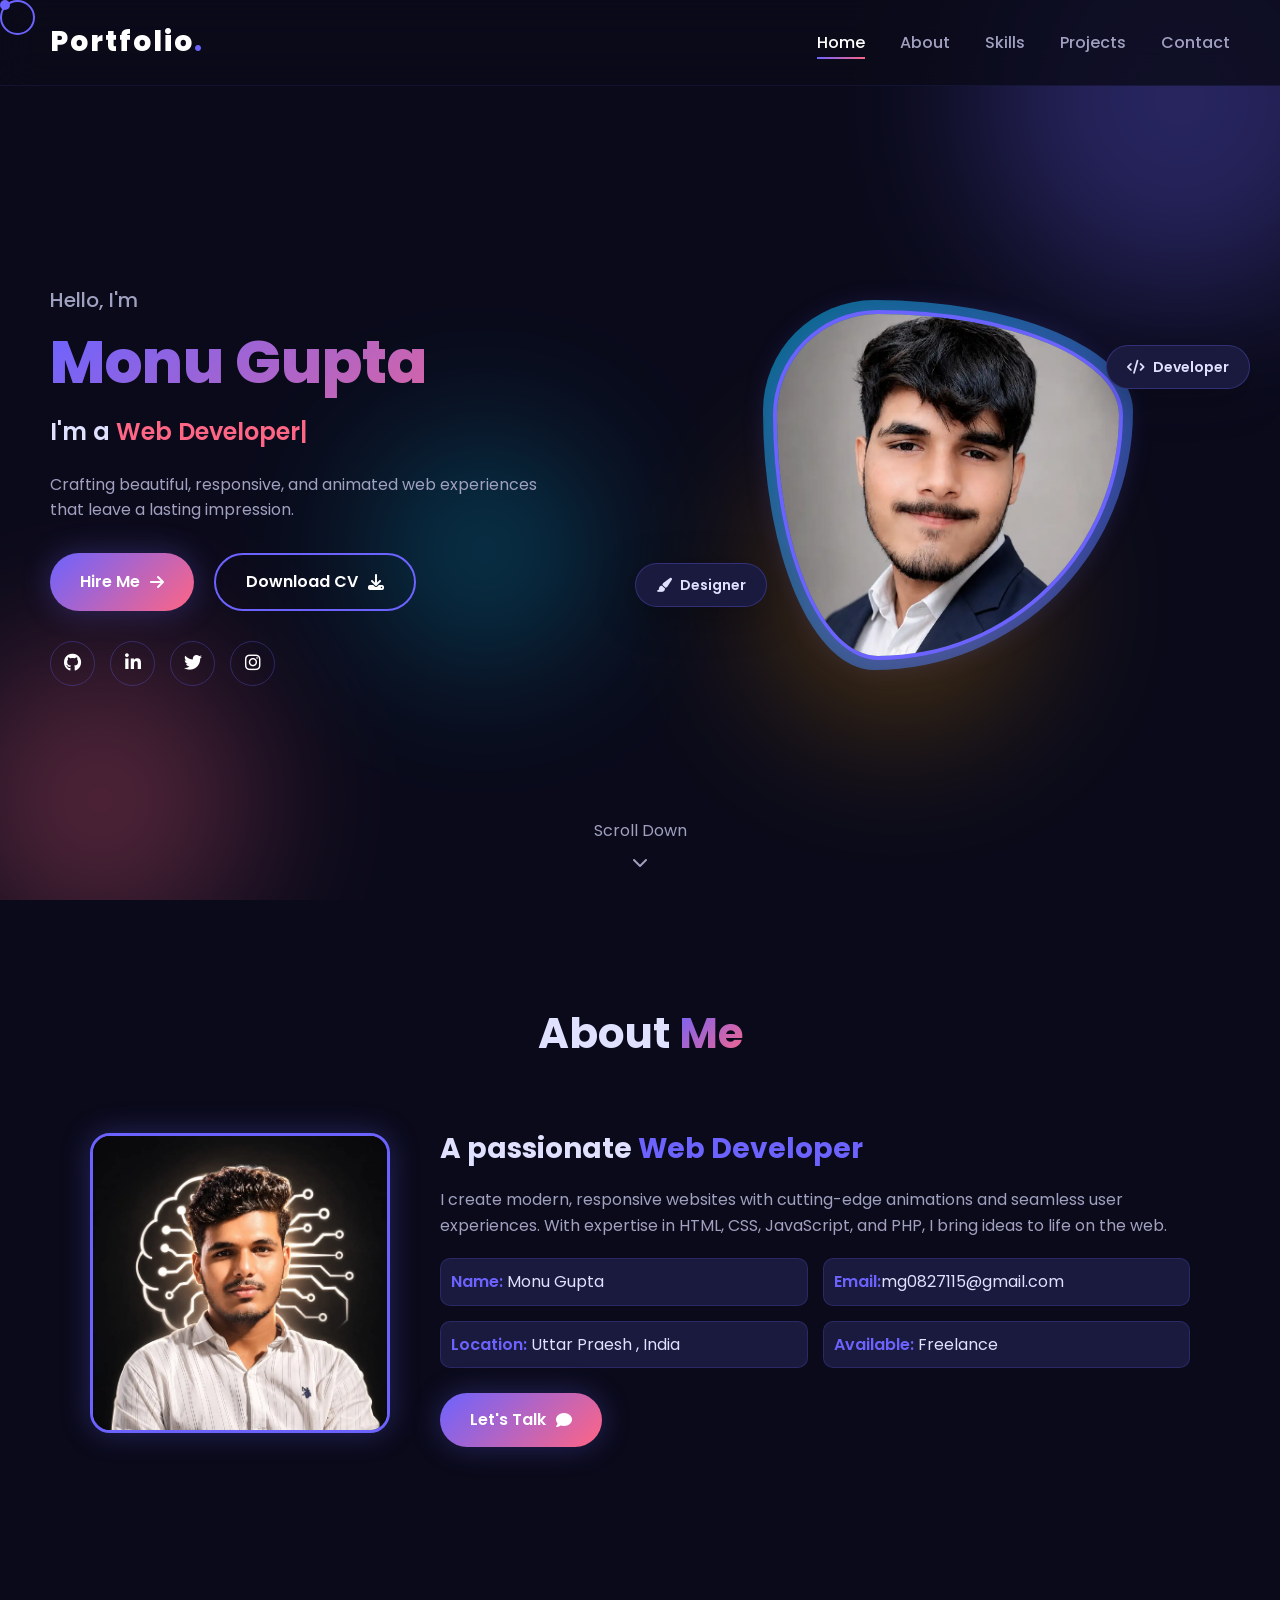
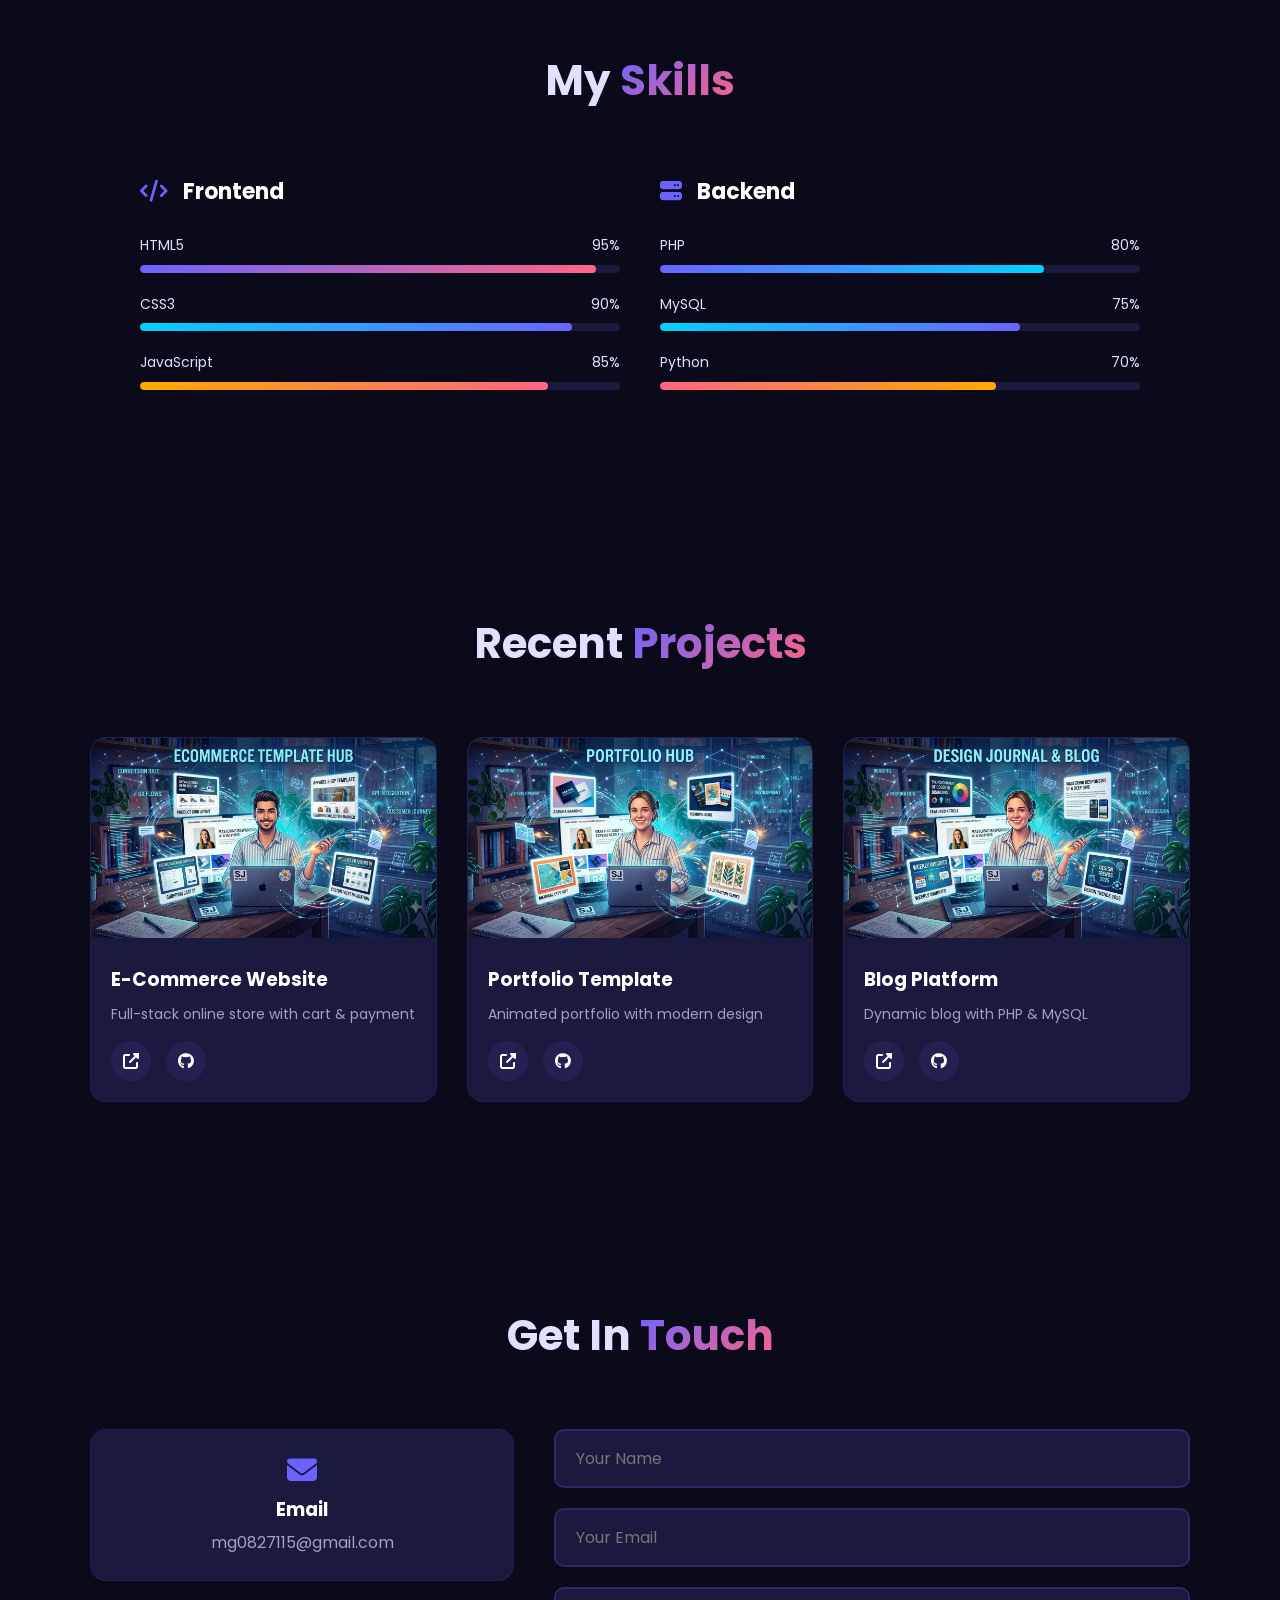
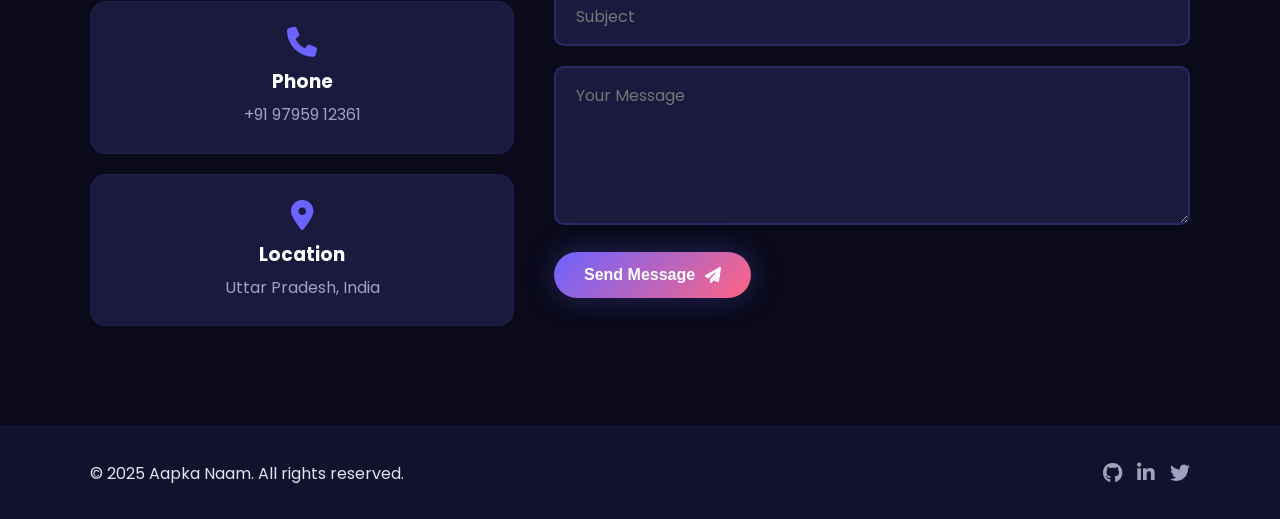
<file: index.html>
<!DOCTYPE html>
<html lang="en">
<head>
    <meta charset="UTF-8">
    <meta name="viewport" content="width=device-width, initial-scale=1.0">
    <title>My Portfolio | Creative Dev</title>
    <link rel="stylesheet" href="style.css">
    <link rel="stylesheet" href="https://cdnjs.cloudflare.com/ajax/libs/font-awesome/6.5.1/css/all.min.css">
</head>
<body>
    <!-- Custom Cursor -->
    <div class="cursor"></div>
    <div class="cursor-follower"></div>

    <!-- Navigation -->
    <nav class="navbar">
        <div class="logo">Portfolio<span>.</span></div>
        <ul class="nav-links">
            <li><a href="#home" class="active">Home</a></li>
            <li><a href="#about">About</a></li>
            <li><a href="#skills">Skills</a></li>
            <li><a href="#projects">Projects</a></li>
            <li><a href="#contact">Contact</a></li>
        </ul>
        <div class="hamburger">
            <span></span><span></span><span></span>
        </div>
    </nav>

    <!-- Home / Hero Section -->
    <section id="home" class="hero">
        <div class="hero-content">
            <div class="hero-text">
                <span class="greeting">Hello, I'm</span>
                <h1 class="name">Monu Gupta</h1>
                <div class="typing-container">
                    <span class="static-text">I'm a </span>
                    <span class="dynamic-text" data-text="Web Developer,Designer,Freelancer,Creative Coder, Hacker"></span>
                </div>
                <p class="description">
                    Crafting beautiful, responsive, and animated web experiences 
                    that leave a lasting impression.
                </p>
                <div class="hero-buttons">
                    <!-- ✅ Fixed: Contact section pe scroll karega -->
                    <a href="#contact" class="btn btn-primary">Hire Me <i class="fas fa-arrow-right"></i></a>
                    <!-- ✅ Fixed: CV download button (actual PDF dalni hogi) -->
                    <a href="resume.pdf" class="btn btn-secondary" download>Download CV <i class="fas fa-download"></i></a>
                </div>
                <div class="social-icons">
                    <!-- ✅ Fixed: Real URLs daal sakte ho -->
                    <a href="https://github.com" target="_blank" rel="noopener"><i class="fab fa-github"></i></a>
                    <a href="https://linkedin.com" target="_blank" rel="noopener"><i class="fab fa-linkedin-in"></i></a>
                    <a href="https://twitter.com" target="_blank" rel="noopener"><i class="fab fa-twitter"></i></a>
                    <a href="https://instagram.com" target="_blank" rel="noopener"><i class="fab fa-instagram"></i></a>
                </div>
            </div>
            <div class="hero-image">
                <div class="image-wrapper">
                    <div class="image-border-animation"></div>
                    <img loading="lazy" decoding="async" src="images/profile.webp" alt="Profile Photo" onerror="this.src='data:image/svg+xml,<svg xmlns=%22http://www.w3.org/2000/svg%22 width=%22300%22 height=%22300%22><rect fill=%22%234a3aff%22 width=%22300%22 height=%22300%22/><text x=%2250%25%22 y=%2250%25%22 font-size=%2220%22 fill=%22white%22 text-anchor=%22middle%22 dy=%22.3em%22>Photo</text></svg>'">
                </div>
                <div class="floating-badge badge-1">
                    <i class="fas fa-code"></i> Developer
                </div>
                <div class="floating-badge badge-2">
                    <i class="fas fa-paint-brush"></i> Designer
                </div>
            </div>
        </div>
        <div class="scroll-indicator">
            <span>Scroll Down</span>
            <i class="fas fa-chevron-down"></i>
        </div>
        <div class="bg-shapes">
            <div class="shape shape-1"></div>
            <div class="shape shape-2"></div>
            <div class="shape shape-3"></div>
            <div class="shape shape-4"></div>
        </div>
    </section>

    <!-- About Section -->
    <section id="about" class="about">
        <h2 class="section-title">About <span>Me</span></h2>
        <div class="about-content">
            <div class="about-image">
                <img loading="lazy" decoding="async" src="images/profile1.webp" alt="About Me" onerror="this.src='data:image/svg+xml,<svg xmlns=%22http://www.w3.org/2000/svg%22 width=%22300%22 height=%22300%22><rect fill=%22%236c63ff%22 width=%22300%22 height=%22300%22/><text x=%2250%25%22 y=%2250%25%22 font-size=%2220%22 fill=%22white%22 text-anchor=%22middle%22 dy=%22.3em%22>Photo</text></svg>'">
            </div>
            <div class="about-text">
                <h3>A passionate <span>Web Developer</span></h3>
                <p>I create modern, responsive websites with cutting-edge animations and seamless user experiences. With expertise in HTML, CSS, JavaScript, and PHP, I bring ideas to life on the web.</p>
                <div class="about-info-grid">
                    <div class="info-item">
                        <span>Name:</span> Monu Gupta 
                    </div>
                    <div class="info-item">
                        <span>Email:</span>mg0827115@gmail.com
                    </div>
                    <div class="info-item">
                        <span>Location:</span> Uttar Praesh 
                        , India
                    </div>
                    <div class="info-item">
                        <span>Available:</span> Freelance
                    </div>
                </div>
                <!-- ✅ Fixed: Contact section pe scroll karega -->
                <a href="#contact" class="btn btn-primary">Let's Talk <i class="fas fa-comment"></i></a>
            </div>
        </div>
    </section>

    <!-- Skills Section -->
    <section id="skills" class="skills">
        <h2 class="section-title">My <span>Skills</span></h2>
        <div class="skills-container">
            <div class="skill-category">
                <h3><i class="fas fa-code"></i> Frontend</h3>
                <div class="skill-item" data-percent="95">
                    <div class="skill-info"><span>HTML5</span><span>95%</span></div>
                    <div class="skill-bar"><div class="skill-progress html"></div></div>
                </div>
                <div class="skill-item" data-percent="90">
                    <div class="skill-info"><span>CSS3</span><span>90%</span></div>
                    <div class="skill-bar"><div class="skill-progress css"></div></div>
                </div>
                <div class="skill-item" data-percent="85">
                    <div class="skill-info"><span>JavaScript</span><span>85%</span></div>
                    <div class="skill-bar"><div class="skill-progress js"></div></div>
                </div>
            </div>
            <div class="skill-category">
                <h3><i class="fas fa-server"></i> Backend</h3>
                <div class="skill-item" data-percent="80">
                    <div class="skill-info"><span>PHP</span><span>80%</span></div>
                    <div class="skill-bar"><div class="skill-progress php"></div></div>
                </div>
                <div class="skill-item" data-percent="75">
                    <div class="skill-info"><span>MySQL</span><span>75%</span></div>
                    <div class="skill-bar"><div class="skill-progress mysql"></div></div>
                </div>
                <div class="skill-item" data-percent="70">
                    <div class="skill-info"><span>Python</span><span>70%</span></div>
                    <div class="skill-bar"><div class="skill-progress python"></div></div>
                </div>
            </div>
        </div>
    </section>

    <!-- Projects Section -->
    <section id="projects" class="projects">
        <h2 class="section-title">Recent <span>Projects</span></h2>
        <div class="projects-grid">
            <div class="project-card">
                <div class="project-image">
                    <img loading="lazy" decoding="async" src="images/e-commerce.webp" alt="Project">
                </div>
                <div class="project-info">
                    <h3>E-Commerce Website</h3>
                    <p>Full-stack online store with cart & payment</p>
                    <div class="project-links">
                        <!-- ✅ Fixed: Real project links daalo -->
                        <a href="https://github.com" target="_blank" rel="noopener" title="Live Demo"><i class="fas fa-external-link-alt"></i></a>
                        <a href="https://github.com" target="_blank" rel="noopener" title="Source Code"><i class="fab fa-github"></i></a>
                    </div>
                </div>
            </div>
            <div class="project-card">
                <div class="project-image">
                    <img loading="lazy" decoding="async" src="images/portfolio.webp" alt="Project">
                </div>
                <div class="project-info">
                    <h3>Portfolio Template</h3>
                    <p>Animated portfolio with modern design</p>
                    <div class="project-links">
                        <a href="portfolio1.html" target="_blank" rel="noopener" title="Live Demo"><i class="fas fa-external-link-alt"></i></a>
                        <a href="https://github.com" target="_blank" rel="noopener" title="Source Code"><i class="fab fa-github"></i></a>
                    </div>
                </div>
            </div>
            <div class="project-card">
                <div class="project-image">
                    <img loading="lazy" decoding="async" src="images/blog.webp" alt="Project">
                </div>
                <div class="project-info">
                    <h3>Blog Platform</h3>
                    <p>Dynamic blog with PHP & MySQL</p>
                    <div class="project-links">
                        <a href="bloghub.html" target="_blank" rel="noopener" title="Live Demo"><i class="fas fa-external-link-alt"></i></a>
                        <a href="https://github.com" target="_blank" rel="noopener" title="Source Code"><i class="fab fa-github"></i></a>
                    </div>
                </div>
            </div>
        </div>
    </section>

    <!-- Contact Section -->
    <section id="contact" class="contact">
        <h2 class="section-title">Get In <span>Touch</span></h2>
        <div class="contact-container">
            <div class="contact-info">
                <div class="contact-card">
                    <i class="fas fa-envelope"></i>
                    <h3>Email</h3>
                    <!-- ✅ Fixed: mailto link -->
                    <p><a href="mailto:mg0827115@gmail.com" style="color:#a0a0c0; text-decoration:none;">mg0827115@gmail.com</a></p>
                </div>
                <div class="contact-card">
                    <i class="fas fa-phone"></i>
                    <h3>Phone</h3>
                    <!-- ✅ Fixed: tel link -->
                    <p><a href="tel:+919795912361" style="color:#a0a0c0; text-decoration:none;">+91 97959 12361</a></p>
                </div>
                <div class="contact-card">
                    <i class="fas fa-map-marker-alt"></i>
                    <h3>Location</h3>
                    <p>Uttar Pradesh, India</p>
                </div>
            </div>
            <!-- ✅ Contact Form properly configured -->
            <form id="contactForm" class="contact-form" >
                <div class="form-group">
                    <input type="text" name="name" id="name" placeholder="Your Name" required>
                </div>
                <div class="form-group">
                    <input type="email" name="email" id="email" placeholder="Your Email" required>
                </div>
                <div class="form-group">
                    <input type="text" name="subject" id="subject" placeholder="Subject">
                </div>
                <div class="form-group">
                    <textarea name="message" id="message" rows="5" placeholder="Your Message" required></textarea>
                </div>
                <button type="submit" class="btn btn-primary submit-btn">
                    <span>Send Message</span>
                    <i class="fas fa-paper-plane"></i>
                </button>
                <div id="formMessage" class="form-message"></div>
            </form>
        </div>
    </section>

    <!-- Footer -->
    <footer class="footer">
        <div class="footer-content">
            <p>&copy; 2025 Aapka Naam. All rights reserved.</p>
            <div class="footer-social">
                <a href="https://github.com" target="_blank" rel="noopener"><i class="fab fa-github"></i></a>
                <a href="https://linkedin.com" target="_blank" rel="noopener"><i class="fab fa-linkedin-in"></i></a>
                <a href="https://twitter.com" target="_blank" rel="noopener"><i class="fab fa-twitter"></i></a>
            </div>
        </div>
    </footer>

    <!-- JavaScript File -->
    <script defer src="script.js"></script>
</body>
</html>
</file>
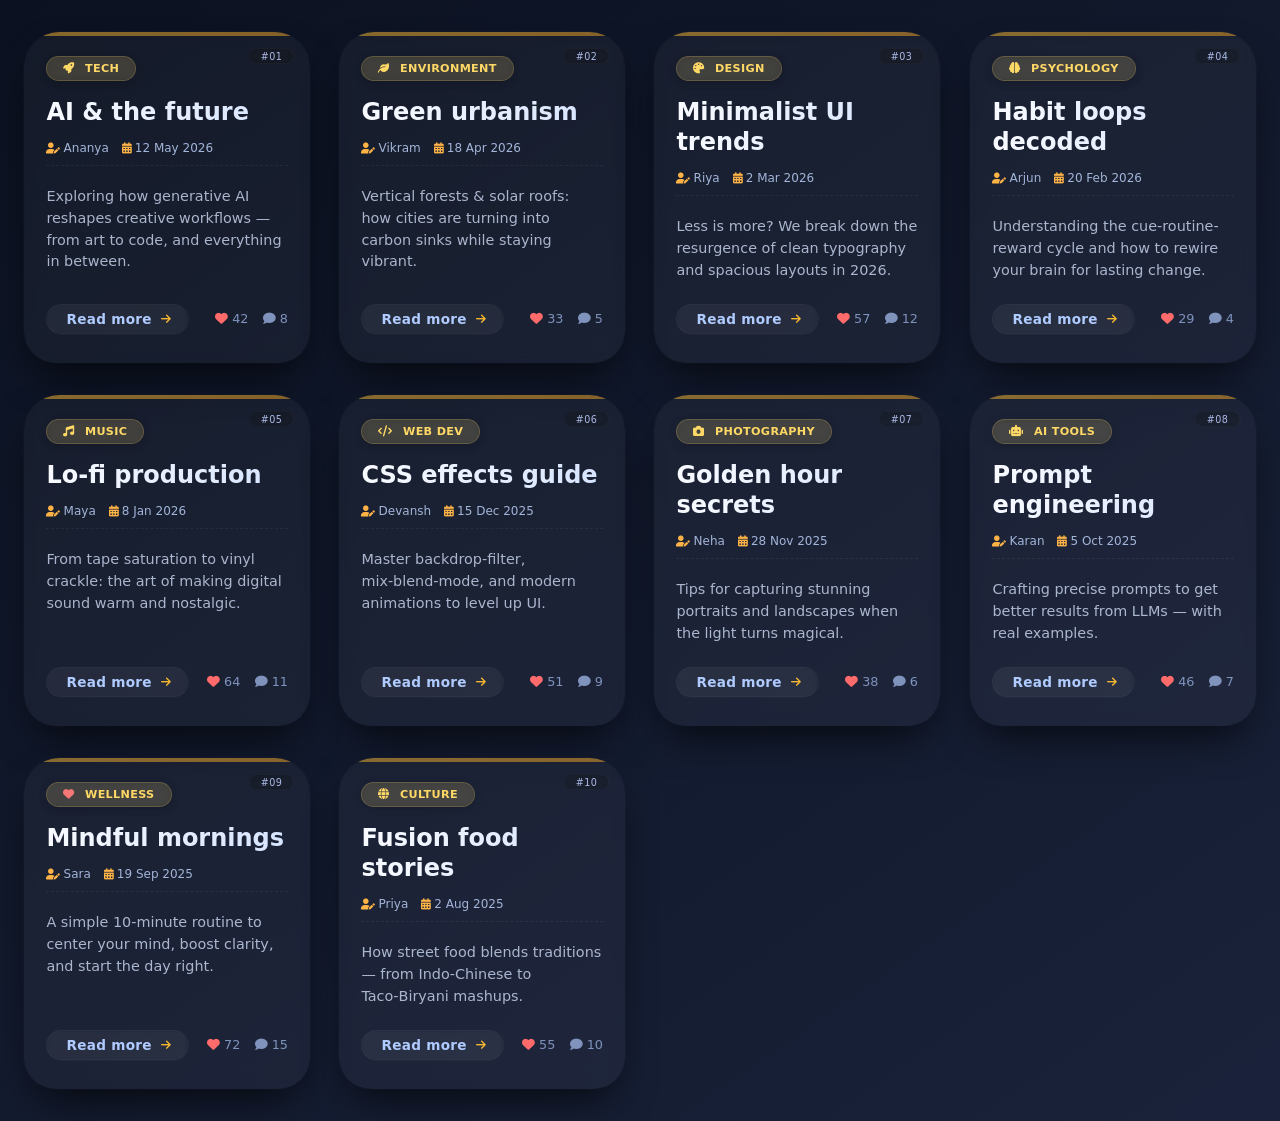
<file: bloghub.html>
<!DOCTYPE html>
<html lang="en">
<head>
    <meta charset="UTF-8">
    <meta name="viewport" content="width=device-width, initial-scale=1.0">
    <title>Animated Blog · 10 sample cards</title>
    <!-- Font Awesome Icons (free) -->
    <link rel="stylesheet" href="https://cdnjs.cloudflare.com/ajax/libs/font-awesome/6.0.0-beta3/css/all.min.css">
    <style>
        * {
            margin: 0;
            padding: 0;
            box-sizing: border-box;
        }

        body {
            background: linear-gradient(145deg, #0b1120 0%, #19223a 100%);
            min-height: 100vh;
            font-family: 'Segoe UI', Roboto, system-ui, -apple-system, sans-serif;
            display: flex;
            justify-content: center;
            align-items: center;
            padding: 2rem 1.5rem;
        }

        .blog-grid {
            max-width: 1300px;
            width: 100%;
            display: grid;
            grid-template-columns: repeat(auto-fit, minmax(260px, 1fr));
            gap: 2rem 1.8rem;
            justify-content: center;
        }

        /* ---------- card base ---------- */
        .blog-card {
            background: rgba(255, 255, 255, 0.04);
            backdrop-filter: blur(6px);
            -webkit-backdrop-filter: blur(6px);
            border-radius: 2.2rem 2.2rem 2rem 2rem;
            padding: 1.5rem 1.4rem 1.8rem;
            box-shadow: 0 20px 40px -12px rgba(0, 0, 0, 0.7), 
                        0 0 0 1px rgba(255, 255, 255, 0.02);
            transition: transform 0.35s cubic-bezier(0.2, 0.9, 0.3, 1.2),
                        box-shadow 0.4s ease,
                        background 0.3s ease;
            color: #f0f3fa;
            display: flex;
            flex-direction: column;
            position: relative;
            overflow: hidden;
            animation: floatUp 0.7s ease backwards;
            will-change: transform, box-shadow;
        }

        /* individual card delay */
        .blog-card:nth-child(1) { animation-delay: 0.02s; }
        .blog-card:nth-child(2) { animation-delay: 0.08s; }
        .blog-card:nth-child(3) { animation-delay: 0.14s; }
        .blog-card:nth-child(4) { animation-delay: 0.20s; }
        .blog-card:nth-child(5) { animation-delay: 0.26s; }
        .blog-card:nth-child(6) { animation-delay: 0.32s; }
        .blog-card:nth-child(7) { animation-delay: 0.38s; }
        .blog-card:nth-child(8) { animation-delay: 0.44s; }
        .blog-card:nth-child(9) { animation-delay: 0.50s; }
        .blog-card:nth-child(10) { animation-delay: 0.56s; }

        @keyframes floatUp {
            0% { opacity: 0; transform: translateY(60px) scale(0.94); }
            100% { opacity: 1; transform: translateY(0) scale(1); }
        }

        /* glow effect on hover */
        .blog-card:hover {
            transform: translateY(-10px) scale(1.02);
            background: rgba(255, 255, 255, 0.09);
            box-shadow: 0 30px 60px -15px #000000cc, 
                        0 0 0 1px rgba(255, 255, 255, 0.15),
                        0 0 20px rgba(110, 170, 255, 0.2);
        }

        /* decorative gradient line (top) */
        .blog-card::before {
            content: '';
            position: absolute;
            top: 0;
            left: 0;
            width: 100%;
            height: 4px;
            background: linear-gradient(90deg, #f7b731, #f5a623, #ff6b6b, #a29bfe);
            background-size: 300% 100%;
            animation: shimmer 5s infinite alternate ease-in-out;
            opacity: 0.5;
            transition: opacity 0.3s;
        }

        .blog-card:hover::before {
            opacity: 1;
        }

        @keyframes shimmer {
            0% { background-position: 0% 0%; }
            100% { background-position: 300% 0%; }
        }

        /* category chip */
        .blog-category {
            display: inline-block;
            background: rgba(255, 215, 100, 0.15);
            backdrop-filter: blur(4px);
            -webkit-backdrop-filter: blur(4px);
            padding: 0.3rem 1rem;
            border-radius: 40px;
            font-size: 0.7rem;
            font-weight: 600;
            letter-spacing: 0.03em;
            text-transform: uppercase;
            color: #ffd966;
            border: 1px solid rgba(255, 215, 100, 0.2);
            margin-bottom: 1rem;
            align-self: flex-start;
            transition: all 0.3s;
            box-shadow: 0 2px 8px rgba(0,0,0,0.2);
        }

        .blog-card:hover .blog-category {
            background: rgba(255, 215, 100, 0.25);
            border-color: #f7b731;
            color: #ffe08a;
            transform: scale(1.02);
        }

        /* title */
        .blog-title {
            font-size: 1.5rem;
            font-weight: 700;
            line-height: 1.25;
            margin-bottom: 0.5rem;
            background: linear-gradient(to right, #f8faff, #d6e4ff);
            -webkit-background-clip: text;
            background-clip: text;
            color: transparent;
            transition: transform 0.2s;
        }

        .blog-card:hover .blog-title {
            transform: translateX(6px);
        }

        /* meta info (author / date) */
        .blog-meta {
            display: flex;
            align-items: center;
            gap: 0.8rem;
            font-size: 0.75rem;
            color: #a3b5d9;
            margin: 0.4rem 0 0.8rem 0;
            border-bottom: 1px dashed rgba(255, 255, 255, 0.06);
            padding-bottom: 0.6rem;
        }

        .blog-meta i {
            color: #ffb347;
            font-size: 0.7rem;
            margin-right: 0.2rem;
        }

        .blog-meta span {
            display: flex;
            align-items: center;
        }

        /* excerpt */
        .blog-excerpt {
            font-size: 0.9rem;
            line-height: 1.5;
            color: #cfdbf5;
            margin: 0.5rem 0 1.2rem 0;
            opacity: 0.8;
            transition: opacity 0.3s;
            flex: 1;
        }

        .blog-card:hover .blog-excerpt {
            opacity: 1;
        }

        /* read more button + icon */
        .blog-footer {
            display: flex;
            justify-content: space-between;
            align-items: center;
            margin-top: 0.2rem;
        }

        .read-more {
            display: inline-flex;
            align-items: center;
            gap: 0.6rem;
            font-weight: 600;
            font-size: 0.85rem;
            color: #b0cbff;
            background: rgba(255, 255, 255, 0.02);
            padding: 0.4rem 1rem 0.4rem 1.2rem;
            border-radius: 40px;
            border: 1px solid rgba(255, 255, 255, 0.03);
            backdrop-filter: blur(2px);
            transition: all 0.3s ease;
            text-decoration: none;
            letter-spacing: 0.02em;
            cursor: default;
        }

        .read-more i {
            font-size: 0.7rem;
            transition: transform 0.3s ease, margin-left 0.3s;
            color: #f7b731;
        }

        .blog-card:hover .read-more {
            background: rgba(255, 215, 100, 0.08);
            border-color: rgba(255, 215, 100, 0.2);
            color: white;
            box-shadow: 0 0 20px rgba(255, 200, 50, 0.05);
        }

        .blog-card:hover .read-more i {
            transform: translateX(8px) scale(1.1);
            margin-left: 4px;
        }

        /* like / comment icons (extra effect) */
        .blog-stats {
            display: flex;
            gap: 0.9rem;
            color: #7f93bd;
            font-size: 0.8rem;
            transition: color 0.3s;
        }

        .blog-stats i {
            transition: transform 0.25s, color 0.25s;
            cursor: default;
        }

        .blog-stats i:hover {
            color: #ffb347;
            transform: scale(1.2);
        }

        .blog-stats span {
            display: flex;
            align-items: center;
            gap: 0.25rem;
        }

        /* -------- responsive touches -------- */
        @media (max-width: 650px) {
            .blog-grid {
                gap: 1.5rem;
            }
            .blog-title {
                font-size: 1.3rem;
            }
        }

        @media (max-width: 480px) {
            body { padding: 1rem 0.8rem; }
            .blog-card { padding: 1.2rem; }
        }

        /* subtle background card shine (effect) */
        .blog-card::after {
            content: '';
            position: absolute;
            top: -30%;
            left: -30%;
            width: 100%;
            height: 100%;
            background: radial-gradient(circle at 30% 30%, rgba(255,255,240,0.02), transparent 70%);
            pointer-events: none;
            transition: opacity 0.5s;
            opacity: 0;
        }

        .blog-card:hover::after {
            opacity: 1;
        }

        /* extra micro interaction: scale category on hover */
        .blog-card:hover .blog-category {
            transform: scale(1.02) translateY(-1px);
        }

        /* number badge (just for sample fun) */
        .blog-card .sample-badge {
            position: absolute;
            top: 1rem;
            right: 1rem;
            background: rgba(0,0,0,0.25);
            backdrop-filter: blur(4px);
            border-radius: 30px;
            padding: 0.1rem 0.7rem;
            font-size: 0.6rem;
            font-weight: 500;
            letter-spacing: 0.04em;
            color: #aab9e6;
            border: 1px solid rgba(255,255,255,0.03);
        }
    </style>
</head>
<body>
    <div class="blog-grid">

        <!-- 10 sample blog cards : all animated & effected -->
        <!-- Card 1 -->
        <div class="blog-card">
            <span class="sample-badge">#01</span>
            <span class="blog-category"><i class="fas fa-rocket" style="margin-right: 6px;"></i>  Tech</span>
            <h3 class="blog-title">AI & the future</h3>
            <div class="blog-meta">
                <span><i class="fas fa-user-pen"></i> Ananya</span>
                <span><i class="fas fa-calendar-alt"></i> 12 May 2026</span>
            </div>
            <p class="blog-excerpt">Exploring how generative AI reshapes creative workflows — from art to code, and everything in between.</p>
            <div class="blog-footer">
                <span class="read-more">Read more <i class="fas fa-arrow-right"></i></span>
                <div class="blog-stats">
                    <span><i class="fas fa-heart" style="color: #ff6b6b;"></i> 42</span>
                    <span><i class="fas fa-comment"></i> 8</span>
                </div>
            </div>
        </div>

        <!-- Card 2 -->
        <div class="blog-card">
            <span class="sample-badge">#02</span>
            <span class="blog-category"><i class="fas fa-leaf" style="margin-right: 6px;"></i>  Environment</span>
            <h3 class="blog-title">Green urbanism</h3>
            <div class="blog-meta">
                <span><i class="fas fa-user-pen"></i> Vikram</span>
                <span><i class="fas fa-calendar-alt"></i> 18 Apr 2026</span>
            </div>
            <p class="blog-excerpt">Vertical forests & solar roofs: how cities are turning into carbon sinks while staying vibrant.</p>
            <div class="blog-footer">
                <span class="read-more">Read more <i class="fas fa-arrow-right"></i></span>
                <div class="blog-stats">
                    <span><i class="fas fa-heart" style="color: #ff6b6b;"></i> 33</span>
                    <span><i class="fas fa-comment"></i> 5</span>
                </div>
            </div>
        </div>

        <!-- Card 3 -->
        <div class="blog-card">
            <span class="sample-badge">#03</span>
            <span class="blog-category"><i class="fas fa-palette" style="margin-right: 6px;"></i>  Design</span>
            <h3 class="blog-title">Minimalist UI trends</h3>
            <div class="blog-meta">
                <span><i class="fas fa-user-pen"></i> Riya</span>
                <span><i class="fas fa-calendar-alt"></i> 2 Mar 2026</span>
            </div>
            <p class="blog-excerpt">Less is more? We break down the resurgence of clean typography and spacious layouts in 2026.</p>
            <div class="blog-footer">
                <span class="read-more">Read more <i class="fas fa-arrow-right"></i></span>
                <div class="blog-stats">
                    <span><i class="fas fa-heart" style="color: #ff6b6b;"></i> 57</span>
                    <span><i class="fas fa-comment"></i> 12</span>
                </div>
            </div>
        </div>

        <!-- Card 4 -->
        <div class="blog-card">
            <span class="sample-badge">#04</span>
            <span class="blog-category"><i class="fas fa-brain" style="margin-right: 6px;"></i>  Psychology</span>
            <h3 class="blog-title">Habit loops decoded</h3>
            <div class="blog-meta">
                <span><i class="fas fa-user-pen"></i> Arjun</span>
                <span><i class="fas fa-calendar-alt"></i> 20 Feb 2026</span>
            </div>
            <p class="blog-excerpt">Understanding the cue-routine-reward cycle and how to rewire your brain for lasting change.</p>
            <div class="blog-footer">
                <span class="read-more">Read more <i class="fas fa-arrow-right"></i></span>
                <div class="blog-stats">
                    <span><i class="fas fa-heart" style="color: #ff6b6b;"></i> 29</span>
                    <span><i class="fas fa-comment"></i> 4</span>
                </div>
            </div>
        </div>

        <!-- Card 5 -->
        <div class="blog-card">
            <span class="sample-badge">#05</span>
            <span class="blog-category"><i class="fas fa-music" style="margin-right: 6px;"></i>  Music</span>
            <h3 class="blog-title">Lo‑fi production</h3>
            <div class="blog-meta">
                <span><i class="fas fa-user-pen"></i> Maya</span>
                <span><i class="fas fa-calendar-alt"></i> 8 Jan 2026</span>
            </div>
            <p class="blog-excerpt">From tape saturation to vinyl crackle: the art of making digital sound warm and nostalgic.</p>
            <div class="blog-footer">
                <span class="read-more">Read more <i class="fas fa-arrow-right"></i></span>
                <div class="blog-stats">
                    <span><i class="fas fa-heart" style="color: #ff6b6b;"></i> 64</span>
                    <span><i class="fas fa-comment"></i> 11</span>
                </div>
            </div>
        </div>

        <!-- Card 6 -->
        <div class="blog-card">
            <span class="sample-badge">#06</span>
            <span class="blog-category"><i class="fas fa-code" style="margin-right: 6px;"></i>  Web dev</span>
            <h3 class="blog-title">CSS effects guide</h3>
            <div class="blog-meta">
                <span><i class="fas fa-user-pen"></i> Devansh</span>
                <span><i class="fas fa-calendar-alt"></i> 15 Dec 2025</span>
            </div>
            <p class="blog-excerpt">Master backdrop‑filter, mix‑blend‑mode, and modern animations to level up UI.</p>
            <div class="blog-footer">
                <span class="read-more">Read more <i class="fas fa-arrow-right"></i></span>
                <div class="blog-stats">
                    <span><i class="fas fa-heart" style="color: #ff6b6b;"></i> 51</span>
                    <span><i class="fas fa-comment"></i> 9</span>
                </div>
            </div>
        </div>

        <!-- Card 7 -->
        <div class="blog-card">
            <span class="sample-badge">#07</span>
            <span class="blog-category"><i class="fas fa-camera" style="margin-right: 6px;"></i>  Photography</span>
            <h3 class="blog-title">Golden hour secrets</h3>
            <div class="blog-meta">
                <span><i class="fas fa-user-pen"></i> Neha</span>
                <span><i class="fas fa-calendar-alt"></i> 28 Nov 2025</span>
            </div>
            <p class="blog-excerpt">Tips for capturing stunning portraits and landscapes when the light turns magical.</p>
            <div class="blog-footer">
                <span class="read-more">Read more <i class="fas fa-arrow-right"></i></span>
                <div class="blog-stats">
                    <span><i class="fas fa-heart" style="color: #ff6b6b;"></i> 38</span>
                    <span><i class="fas fa-comment"></i> 6</span>
                </div>
            </div>
        </div>

        <!-- Card 8 -->
        <div class="blog-card">
            <span class="sample-badge">#08</span>
            <span class="blog-category"><i class="fas fa-robot" style="margin-right: 6px;"></i>  AI tools</span>
            <h3 class="blog-title">Prompt engineering</h3>
            <div class="blog-meta">
                <span><i class="fas fa-user-pen"></i> Karan</span>
                <span><i class="fas fa-calendar-alt"></i> 5 Oct 2025</span>
            </div>
            <p class="blog-excerpt">Crafting precise prompts to get better results from LLMs — with real examples.</p>
            <div class="blog-footer">
                <span class="read-more">Read more <i class="fas fa-arrow-right"></i></span>
                <div class="blog-stats">
                    <span><i class="fas fa-heart" style="color: #ff6b6b;"></i> 46</span>
                    <span><i class="fas fa-comment"></i> 7</span>
                </div>
            </div>
        </div>

        <!-- Card 9 -->
        <div class="blog-card">
            <span class="sample-badge">#09</span>
            <span class="blog-category"><i class="fas fa-heart" style="margin-right: 6px; color: #f77777;"></i>  Wellness</span>
            <h3 class="blog-title">Mindful mornings</h3>
            <div class="blog-meta">
                <span><i class="fas fa-user-pen"></i> Sara</span>
                <span><i class="fas fa-calendar-alt"></i> 19 Sep 2025</span>
            </div>
            <p class="blog-excerpt">A simple 10‑minute routine to center your mind, boost clarity, and start the day right.</p>
            <div class="blog-footer">
                <span class="read-more">Read more <i class="fas fa-arrow-right"></i></span>
                <div class="blog-stats">
                    <span><i class="fas fa-heart" style="color: #ff6b6b;"></i> 72</span>
                    <span><i class="fas fa-comment"></i> 15</span>
                </div>
            </div>
        </div>

        <!-- Card 10 -->
        <div class="blog-card">
            <span class="sample-badge">#10</span>
            <span class="blog-category"><i class="fas fa-globe" style="margin-right: 6px;"></i>  Culture</span>
            <h3 class="blog-title">Fusion food stories</h3>
            <div class="blog-meta">
                <span><i class="fas fa-user-pen"></i> Priya</span>
                <span><i class="fas fa-calendar-alt"></i> 2 Aug 2025</span>
            </div>
            <p class="blog-excerpt">How street food blends traditions — from Indo‑Chinese to Taco‑Biryani mashups.</p>
            <div class="blog-footer">
                <span class="read-more">Read more <i class="fas fa-arrow-right"></i></span>
                <div class="blog-stats">
                    <span><i class="fas fa-heart" style="color: #ff6b6b;"></i> 55</span>
                    <span><i class="fas fa-comment"></i> 10</span>
                </div>
            </div>
        </div>

    </div>
    <!-- end blog-grid -->
</body>
</html>
</file>
<file: style.css>
/* ========== GOOGLE FONTS ========== */
@import url('https://fonts.googleapis.com/css2?family=Poppins:wght@300;400;500;600;700;800;900&display=swap');

/* ========== CSS VARIABLES ========== */
:root {
    --primary: #6c63ff;
    --primary-dark: #5a52d5;
    --secondary: #ff6584;
    --accent: #00d2ff;
    --dark-bg: #0a0a1a;
    --dark-surface: #12122a;
    --dark-card: #1a1a3e;
    --text-light: #e0e0ff;
    --text-muted: #a0a0c0;
    --white: #ffffff;
    --gradient-1: linear-gradient(135deg, #6c63ff, #ff6584);
    --gradient-2: linear-gradient(135deg, #00d2ff, #6c63ff);
    --gradient-3: linear-gradient(135deg, #ff6584, #ffaa00);
    --shadow-glow: 0 0 30px rgba(108, 99, 255, 0.3);
    --shadow-card: 0 10px 40px rgba(0, 0, 0, 0.3);
    --border-radius: 16px;
    --transition: all 0.4s cubic-bezier(0.25, 0.46, 0.45, 0.94);
}

/* ========== BASE STYLES ========== */
* {
    margin: 0;
    padding: 0;
    box-sizing: border-box;
}

html {
    scroll-behavior: smooth;
    scrollbar-width: thin;
    scrollbar-color: var(--primary) var(--dark-bg);
}

body {
    font-family: 'Poppins', sans-serif;
    background-color: var(--dark-bg);
    color: var(--text-light);
    overflow-x: hidden;
    line-height: 1.6;
}

/* ========== CUSTOM CURSOR ========== */
.cursor {
    width: 10px;
    height: 10px;
    background: var(--primary);
    border-radius: 50%;
    position: fixed;
    pointer-events: none;
    z-index: 9999;
    transition: transform 0.1s ease;
}

.cursor-follower {
    width: 35px;
    height: 35px;
    border: 2px solid var(--primary);
    border-radius: 50%;
    position: fixed;
    pointer-events: none;
    z-index: 9998;
    transition: transform 0.2s ease, border-color 0.3s ease;
}

/* ========== NAVIGATION ========== */
.navbar {
    position: fixed;
    top: 0;
    left: 0;
    width: 100%;
    padding: 20px 50px;
    display: flex;
    justify-content: space-between;
    align-items: center;
    z-index: 1000;
    transition: var(--transition);
    background: rgba(10, 10, 26, 0.8);
    backdrop-filter: blur(20px);
    border-bottom: 1px solid rgba(108, 99, 255, 0.1);
}

.navbar.scrolled {
    padding: 15px 50px;
    box-shadow: 0 5px 30px rgba(0, 0, 0, 0.5);
}

.logo {
    font-size: 28px;
    font-weight: 800;
    color: var(--white);
    letter-spacing: 2px;
}

.logo span {
    color: var(--primary);
}

.nav-links {
    display: flex;
    list-style: none;
    gap: 35px;
}

.nav-links a {
    color: var(--text-muted);
    text-decoration: none;
    font-weight: 500;
    font-size: 16px;
    position: relative;
    transition: var(--transition);
}

.nav-links a::after {
    content: '';
    position: absolute;
    bottom: -5px;
    left: 0;
    width: 0;
    height: 2px;
    background: var(--gradient-1);
    transition: var(--transition);
}

.nav-links a:hover,
.nav-links a.active {
    color: var(--white);
}

.nav-links a:hover::after,
.nav-links a.active::after {
    width: 100%;
}

.hamburger {
    display: none;
    flex-direction: column;
    gap: 6px;
    cursor: pointer;
}

.hamburger span {
    width: 30px;
    height: 3px;
    background: var(--white);
    transition: var(--transition);
}

/* ========== HERO SECTION ========== */
.hero {
    min-height: 100vh;
    display: flex;
    align-items: center;
    justify-content: center;
    position: relative;
    padding: 120px 50px 50px;
    overflow: hidden;
}

.hero-content {
    display: flex;
    align-items: center;
    justify-content: space-between;
    max-width: 1200px;
    width: 100%;
    gap: 50px;
    z-index: 2;
}

.hero-text {
    flex: 1;
}

.greeting {
    font-size: 20px;
    color: var(--text-muted);
    font-weight: 500;
    display: block;
    margin-bottom: 10px;
    animation: fadeInUp 0.8s ease;
}

.name {
    font-size: 60px;
    font-weight: 800;
    background: var(--gradient-1);
    -webkit-background-clip: text;
    -webkit-text-fill-color: transparent;
    background-clip: text;
    margin-bottom: 15px;
    animation: fadeInUp 0.8s ease 0.2s both;
    line-height: 1.2;
}

.typing-container {
    font-size: 24px;
    font-weight: 600;
    margin-bottom: 20px;
    animation: fadeInUp 0.8s ease 0.4s both;
}

.static-text {
    color: var(--text-light);
}

.dynamic-text {
    color: var(--secondary);
    position: relative;
}

.dynamic-text::after {
    content: '|';
    animation: blink 0.7s infinite;
}

.description {
    color: var(--text-muted);
    font-size: 16px;
    margin-bottom: 30px;
    max-width: 500px;
    animation: fadeInUp 0.8s ease 0.6s both;
}

.hero-buttons {
    display: flex;
    gap: 20px;
    margin-bottom: 30px;
    animation: fadeInUp 0.8s ease 0.8s both;
}

.btn {
    padding: 14px 30px;
    border-radius: 50px;
    font-weight: 600;
    text-decoration: none;
    display: inline-flex;
    align-items: center;
    gap: 10px;
    transition: var(--transition);
    cursor: pointer;
    border: none;
    font-size: 16px;
    position: relative;
    overflow: hidden;
}

.btn-primary {
    background: var(--gradient-1);
    color: var(--white);
    box-shadow: var(--shadow-glow);
}

.btn-primary:hover {
    transform: translateY(-3px);
    box-shadow: 0 15px 40px rgba(108, 99, 255, 0.5);
}

.btn-secondary {
    background: transparent;
    color: var(--white);
    border: 2px solid var(--primary);
}

.btn-secondary:hover {
    background: var(--primary);
    transform: translateY(-3px);
}

.social-icons {
    display: flex;
    gap: 15px;
    animation: fadeInUp 0.8s ease 1s both;
}

.social-icons a {
    width: 45px;
    height: 45px;
    border-radius: 50%;
    border: 1px solid rgba(108, 99, 255, 0.3);
    display: flex;
    align-items: center;
    justify-content: center;
    color: var(--white);
    text-decoration: none;
    transition: var(--transition);
    font-size: 18px;
}

.social-icons a:hover {
    background: var(--gradient-1);
    border-color: transparent;
    transform: translateY(-5px);
    box-shadow: var(--shadow-glow);
}

/* Hero Image */
.hero-image {
    flex: 1;
    display: flex;
    justify-content: center;
    align-items: center;
    position: relative;
    animation: fadeInRight 1s ease;
}

.image-wrapper {
    position: relative;
    width: 350px;
    height: 350px;
}

.image-wrapper img {
    width: 100%;
    height: 100%;
    object-fit: cover;
    border-radius: 30% 70% 70% 30% / 30% 30% 70% 70%;
    animation: morphing 8s ease-in-out infinite;
    position: relative;
    z-index: 2;
    border: 4px solid var(--primary);
    box-shadow: var(--shadow-glow);
}

.image-border-animation {
    position: absolute;
    top: -10px;
    left: -10px;
    right: -10px;
    bottom: -10px;
    border-radius: 30% 70% 70% 30% / 30% 30% 70% 70%;
    background: var(--gradient-2);
    animation: morphing 8s ease-in-out infinite, rotate 4s linear infinite;
    z-index: 1;
    opacity: 0.5;
}

.floating-badge {
    position: absolute;
    background: var(--dark-card);
    padding: 10px 20px;
    border-radius: 30px;
    box-shadow: var(--shadow-card);
    font-size: 14px;
    font-weight: 600;
    display: flex;
    align-items: center;
    gap: 8px;
    animation: float 3s ease-in-out infinite;
    z-index: 3;
    border: 1px solid rgba(108, 99, 255, 0.3);
}

.badge-1 {
    top: 10%;
    right: -20px;
    animation-delay: 0s;
}

.badge-2 {
    bottom: 15%;
    left: -30px;
    animation-delay: 1.5s;
}

/* Background Shapes */
.bg-shapes {
    position: absolute;
    top: 0;
    left: 0;
    width: 100%;
    height: 100%;
    z-index: 1;
    pointer-events: none;
}

.shape {
    position: absolute;
    border-radius: 50%;
    filter: blur(80px);
    opacity: 0.3;
}

.shape-1 {
    width: 400px;
    height: 400px;
    background: var(--primary);
    top: -100px;
    right: -100px;
    animation: moveShape 10s ease-in-out infinite;
}

.shape-2 {
    width: 300px;
    height: 300px;
    background: var(--secondary);
    bottom: -50px;
    left: -50px;
    animation: moveShape 12s ease-in-out infinite reverse;
}

.shape-3 {
    width: 200px;
    height: 200px;
    background: var(--accent);
    top: 50%;
    left: 30%;
    animation: moveShape 8s ease-in-out infinite;
}

.shape-4 {
    width: 250px;
    height: 250px;
    background: #ffaa00;
    bottom: 20%;
    right: 20%;
    animation: moveShape 14s ease-in-out infinite reverse;
}

/* Scroll Indicator */
.scroll-indicator {
    position: absolute;
    bottom: 30px;
    left: 50%;
    transform: translateX(-50%);
    display: flex;
    flex-direction: column;
    align-items: center;
    gap: 10px;
    color: var(--text-muted);
    z-index: 2;
    animation: bounce 2s infinite;
}

/* ========== SECTION COMMON ========== */
section {
    padding: 100px 50px;
}

.section-title {
    font-size: 42px;
    font-weight: 700;
    text-align: center;
    margin-bottom: 60px;
}

.section-title span {
    background: var(--gradient-1);
    -webkit-background-clip: text;
    -webkit-text-fill-color: transparent;
    background-clip: text;
}

/* ========== ABOUT SECTION ========== */
.about-content {
    display: flex;
    gap: 50px;
    align-items: center;
    max-width: 1100px;
    margin: 0 auto;
}

.about-image img {
    width: 300px;
    height: 300px;
    object-fit: cover;
    border-radius: 20px;
    box-shadow: var(--shadow-glow);
    border: 3px solid var(--primary);
}

.about-text h3 {
    font-size: 28px;
    margin-bottom: 15px;
}

.about-text h3 span {
    color: var(--primary);
}

.about-text p {
    color: var(--text-muted);
    margin-bottom: 20px;
}

.about-info-grid {
    display: grid;
    grid-template-columns: 1fr 1fr;
    gap: 15px;
    margin-bottom: 25px;
}

.info-item {
    padding: 10px;
    background: var(--dark-card);
    border-radius: 10px;
    border: 1px solid rgba(108, 99, 255, 0.2);
}

.info-item span {
    color: var(--primary);
    font-weight: 600;
}

/* ========== SKILLS SECTION ========== */
.skills-container {
    display: grid;
    grid-template-columns: 1fr 1fr;
    gap: 40px;
    max-width: 1000px;
    margin: 0 auto;
}

.skill-category h3 {
    font-size: 22px;
    margin-bottom: 25px;
    color: var(--white);
}

.skill-category h3 i {
    color: var(--primary);
    margin-right: 10px;
}

.skill-item {
    margin-bottom: 20px;
}

.skill-info {
    display: flex;
    justify-content: space-between;
    margin-bottom: 8px;
    font-size: 14px;
}

.skill-bar {
    height: 8px;
    background: var(--dark-card);
    border-radius: 10px;
    overflow: hidden;
}

.skill-progress {
    height: 100%;
    border-radius: 10px;
    transition: width 1.5s ease;
    width: 0;
}

.html { background: var(--gradient-1); width: 95%; }
.css { background: var(--gradient-2); width: 90%; }
.js { background: linear-gradient(135deg, #ffaa00, #ff6584); width: 85%; }
.php { background: linear-gradient(135deg, #6c63ff, #00d2ff); width: 80%; }
.mysql { background: linear-gradient(135deg, #00d2ff, #6c63ff); width: 75%; }
.python { background: var(--gradient-3); width: 70%; }

/* ========== PROJECTS SECTION ========== */
.projects-grid {
    display: grid;
    grid-template-columns: repeat(auto-fit, minmax(320px, 1fr));
    gap: 30px;
    max-width: 1100px;
    margin: 0 auto;
}

.project-card {
    background: var(--dark-card);
    border-radius: var(--border-radius);
    overflow: hidden;
    transition: var(--transition);
    border: 1px solid rgba(108, 99, 255, 0.1);
}

.project-card:hover {
    transform: translateY(-10px);
    box-shadow: var(--shadow-glow);
    border-color: var(--primary);
}

.project-image img {
    width: 100%;
    height: 200px;
    object-fit: cover;
}

.project-info {
    padding: 20px;
}

.project-info h3 {
    color: var(--white);
    margin-bottom: 8px;
}

.project-info p {
    color: var(--text-muted);
    font-size: 14px;
    margin-bottom: 15px;
}

.project-links {
    display: flex;
    gap: 15px;
}

.project-links a {
    width: 40px;
    height: 40px;
    border-radius: 50%;
    background: rgba(108, 99, 255, 0.1);
    display: flex;
    align-items: center;
    justify-content: center;
    color: var(--white);
    text-decoration: none;
    transition: var(--transition);
}

.project-links a:hover {
    background: var(--primary);
}

/* ========== CONTACT SECTION ========== */
.contact-container {
    display: grid;
    grid-template-columns: 1fr 1.5fr;
    gap: 40px;
    max-width: 1100px;
    margin: 0 auto;
}

.contact-info {
    display: flex;
    flex-direction: column;
    gap: 20px;
}

.contact-card {
    background: var(--dark-card);
    padding: 25px;
    border-radius: var(--border-radius);
    text-align: center;
    transition: var(--transition);
    border: 1px solid rgba(108, 99, 255, 0.1);
}

.contact-card:hover {
    transform: translateY(-5px);
    box-shadow: var(--shadow-glow);
}

.contact-card i {
    font-size: 30px;
    color: var(--primary);
    margin-bottom: 10px;
}

.contact-card h3 {
    color: var(--white);
    margin-bottom: 5px;
}

.contact-card p {
    color: var(--text-muted);
}

.contact-form {
    display: flex;
    flex-direction: column;
    gap: 20px;
}

.form-group input,
.form-group textarea {
    width: 100%;
    padding: 15px 20px;
    background: var(--dark-card);
    border: 2px solid rgba(108, 99, 255, 0.2);
    border-radius: 10px;
    color: var(--white);
    font-family: 'Poppins', sans-serif;
    transition: var(--transition);
    font-size: 16px;
    outline: none;
}

.form-group input:focus,
.form-group textarea:focus {
    border-color: var(--primary);
    box-shadow: 0 0 20px rgba(108, 99, 255, 0.2);
}

.submit-btn {
    justify-content: center;
    width: fit-content;
}

.form-message {
    padding: 10px 20px;
    border-radius: 10px;
    display: none;
}

.form-message.success {
    display: block;
    background: rgba(0, 200, 100, 0.2);
    color: #00c864;
    border: 1px solid #00c864;
}

.form-message.error {
    display: block;
    background: rgba(255, 100, 100, 0.2);
    color: #ff6464;
    border: 1px solid #ff6464;
}

/* ========== FOOTER ========== */
.footer {
    background: var(--dark-surface);
    padding: 30px 50px;
    text-align: center;
    border-top: 1px solid rgba(108, 99, 255, 0.1);
}

.footer-content {
    display: flex;
    justify-content: space-between;
    align-items: center;
    max-width: 1100px;
    margin: 0 auto;
    flex-wrap: wrap;
    gap: 20px;
}

.footer-social {
    display: flex;
    gap: 15px;
}

.footer-social a {
    color: var(--text-muted);
    font-size: 20px;
    transition: var(--transition);
}

.footer-social a:hover {
    color: var(--primary);
}

/* ========== ANIMATIONS ========== */
@keyframes fadeInUp {
    from { opacity: 0; transform: translateY(30px); }
    to { opacity: 1; transform: translateY(0); }
}

@keyframes fadeInRight {
    from { opacity: 0; transform: translateX(50px); }
    to { opacity: 1; transform: translateX(0); }
}

@keyframes morphing {
    0% { border-radius: 30% 70% 70% 30% / 30% 30% 70% 70%; }
    25% { border-radius: 58% 42% 75% 25% / 76% 46% 54% 24%; }
    50% { border-radius: 50% 50% 33% 67% / 55% 27% 73% 45%; }
    75% { border-radius: 33% 67% 58% 42% / 63% 68% 32% 37%; }
    100% { border-radius: 30% 70% 70% 30% / 30% 30% 70% 70%; }
}

@keyframes rotate {
    from { transform: rotate(0deg); }
    to { transform: rotate(360deg); }
}

@keyframes float {
    0%, 100% { transform: translateY(0); }
    50% { transform: translateY(-15px); }
}

@keyframes moveShape {
    0%, 100% { transform: translate(0, 0) scale(1); }
    25% { transform: translate(50px, -50px) scale(1.1); }
    50% { transform: translate(-30px, 30px) scale(0.9); }
    75% { transform: translate(-50px, -30px) scale(1.05); }
}

@keyframes bounce {
    0%, 20%, 50%, 80%, 100% { transform: translateX(-50%) translateY(0); }
    40% { transform: translateX(-50%) translateY(-15px); }
    60% { transform: translateX(-50%) translateY(-8px); }
}

@keyframes blink {
    0%, 100% { opacity: 1; }
    50% { opacity: 0; }
}

/* ========== RESPONSIVE ========== */
@media (max-width: 968px) {
    .hero-content {
        flex-direction: column-reverse;
        text-align: center;
    }

    .hero-text {
        display: flex;
        flex-direction: column;
        align-items: center;
    }

    .about-content {
        flex-direction: column;
        text-align: center;
    }

    .about-info-grid {
        text-align: left;
    }

    .contact-container {
        grid-template-columns: 1fr;
    }

    .skills-container {
        grid-template-columns: 1fr;
    }

    .nav-links {
        position: fixed;
        top: 0;
        right: -100%;
        height: 100vh;
        width: 250px;
        background: var(--dark-surface);
        flex-direction: column;
        padding: 80px 30px;
        transition: var(--transition);
        gap: 25px;
    }

    .nav-links.active {
        right: 0;
    }

    .hamburger {
        display: flex;
        z-index: 1001;
    }

    .name {
        font-size: 40px;
    }

    .footer-content {
        flex-direction: column;
    }
}
</file>
